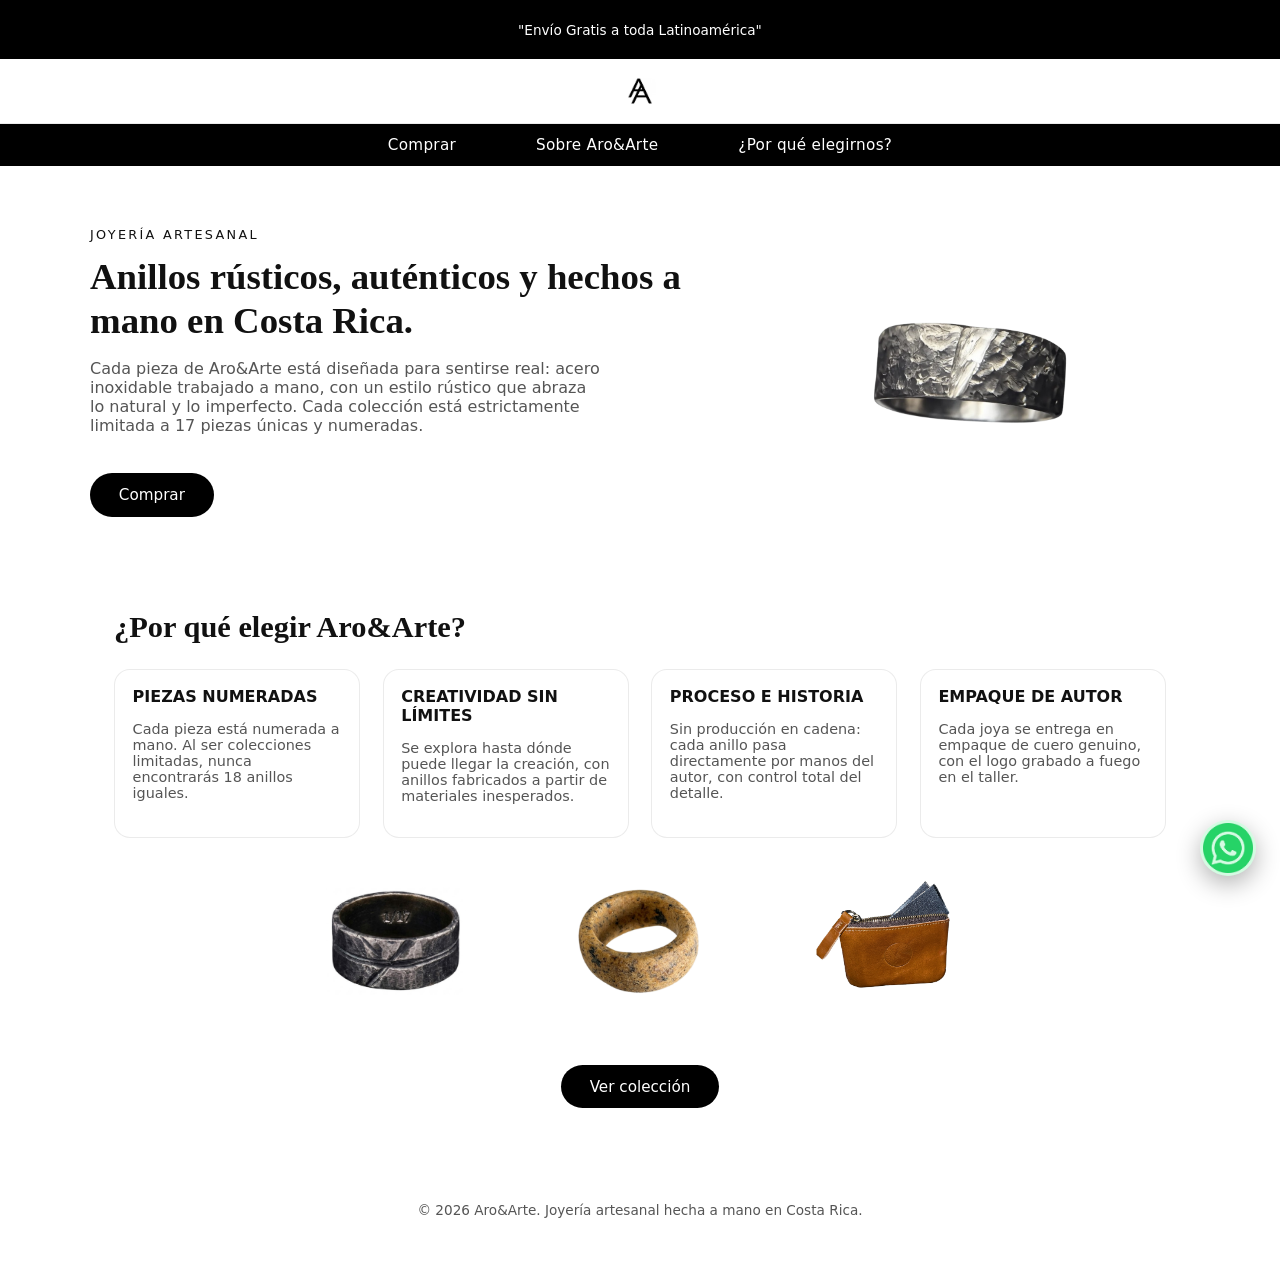
<file: index.html>
<!DOCTYPE html>
<html lang="es">
<head>
  <meta charset="UTF-8" />
  <meta name="viewport" content="width=device-width, initial-scale=1" />
  <title>Aro&Arte - Joyería artesanal</title>
  <meta name="description" content="Cada pieza de Aro&Arte está diseñada para sentirse real: acero inoxidable trabajado a mano, con un estilo rústico que abraza lo natural y lo imperfecto. Cada colección está estrictamente limitada a 17 piezas únicas y numeradas." />
  <meta name="robots" content="index, follow" />
  <link rel="canonical" href="https://aroarte.com/" />
  <!-- Open Graph -->
  <meta property="og:site_name" content="Aro&Arte" />
  <meta property="og:title" content="Aro&Arte - Joyería artesanal" />
  <meta property="og:description" content="Cada pieza de Aro&Arte está diseñada para sentirse real: acero inoxidable trabajado a mano, con un estilo rústico que abraza lo natural y lo imperfecto. Colecciones limitadas de 17 piezas únicas." />
  <meta property="og:type" content="website" />
  <meta property="og:url" content="https://aroarte.com/" />
  <meta property="og:image" content="https://aroarte.com/img/logo-aroarte.jpg" />
  <!-- Twitter Card -->
  <meta name="twitter:card" content="summary_large_image" />
  <meta name="twitter:title" content="Aro&Arte - Joyería artesanal" />
  <meta name="twitter:description" content="Cada pieza de Aro&Arte está diseñada para sentirse real: acero inoxidable trabajado a mano, con un estilo rústico que abraza lo natural y lo imperfecto." />
  <meta name="twitter:image" content="https://aroarte.com/img/logo-aroarte.jpg" />
  <link rel="stylesheet" href="css/styles.css" />
  <script type="application/ld+json">
  {
    "@context": "https://schema.org",
    "@type": "Store",
    "name": "Aro&Arte",
    "description": "Joyería artesanal: anillos rústicos, auténticos y hechos a mano en Costa Rica.",
    "url": "https://aroarte.com/",
    "logo": "https://aroarte.com/img/logo-aroarte.jpg",
    "address": {
      "@type": "PostalAddress",
      "addressCountry": "CR"
    }
  }
  </script>
</head>
<body>
  <header class="top-banner">
    <p>"Envío Gratis a toda Latinoamérica"</p>
  </header>

  <header class="main-header">
    <button class="nav-toggle" aria-label="Abrir menú">
      <span></span><span></span><span></span>
    </button>

    <a href="index.html#hero" class="brand-logo">
      <img src="img/logo-aroarte.jpg" alt="Aro&Arte" height="30" width="32" />
    </a>
  </header>
<nav class="mobile-menu" aria-label="Menú móvil">
  <ul>
    <li><a href="comprar.html#catalogo">Comprar</a></li>
    <li><a href="sobre.html#sobre">Sobre Aro&Arte</a></li>
    <li><a href="por-que.html#por-que">¿Por qué elegirnos?</a></li>
  </ul>
</nav>


  <nav class="main-nav" aria-label="Navegación principal">
    <a href="comprar.html#catalogo" class="nav-link">Comprar</a>
    <a href="sobre.html#sobre" class="nav-link">Sobre Aro&Arte</a>
    <a href="por-que.html#por-que" class="nav-link">¿Por qué elegirnos?</a>
  </nav>

  <main>
<section class="hero" id="hero">
      <div class="hero-inner">
        <div class="hero-copy">
          <p class="hero-eyebrow">Joyería artesanal</p>
          <h1>Anillos rústicos, auténticos y hechos a mano en Costa Rica.</h1>
          <p class="hero-text">Cada pieza de Aro&Arte está diseñada para sentirse real: acero inoxidable trabajado a mano, con un estilo rústico que abraza lo natural y lo imperfecto. Cada colección está estrictamente limitada a 17 piezas únicas y numeradas.</p>
          <a href="comprar.html#catalogo" class="btn-primary">Comprar</a>
        </div>
        <div class="hero-media">
          <div class="ring-hero"></div>
        </div>
      </div>
    </section>
<section class="por-que" id="por-que">
      <header class="section-header">
    
        <h2>¿Por qué elegir Aro&Arte?</h2>
      </header>
<div class="por-que-grid">
        <article class="reason-card">
          <h3>PIEZAS NUMERADAS</h3>
          <p>Cada pieza está numerada a mano. Al ser colecciones limitadas, nunca encontrarás 18 anillos iguales.</p>
        </article>
        <article class="reason-card">
          <h3>CREATIVIDAD SIN LÍMITES</h3>
          <p>Se explora hasta dónde puede llegar la creación, con anillos fabricados a partir de materiales inesperados.</p>
        </article>
        <article class="reason-card">
          <h3>PROCESO E HISTORIA</h3>
          <p>Sin producción en cadena: cada anillo pasa directamente por manos del autor, con control total del detalle.</p>
        </article>
        <article class="reason-card">
          <h3>EMPAQUE DE AUTOR</h3>
          <p>Cada joya se entrega en empaque de cuero genuino, con el logo grabado a fuego en el taller.</p>
        </article>
      </div>
      
<div class="por-que-media">
  <div class="por-que-item por-que-15"></div>
  <div class="por-que-item por-que-anesp"></div>
  <div class="por-que-item por-que-sobre"></div>
</div>

      <div class="por-que-cta">
        <a href="comprar.html#catalogo" class="btn-primary">Ver colección</a>
      </div>
    </section>  </main>

<a href="https://wa.me/50660121581" class="whatsapp-float" aria-label="Cotizar por WhatsApp">
  <img src="img/logowhats.jpg" alt="WhatsApp" />
</a>

  <footer class="site-footer">
    <p>© 2026 Aro&Arte. Joyería artesanal hecha a mano en Costa Rica.</p>
  </footer>

  <script src="js/main.js"></script>
</body>
</html>
</file>
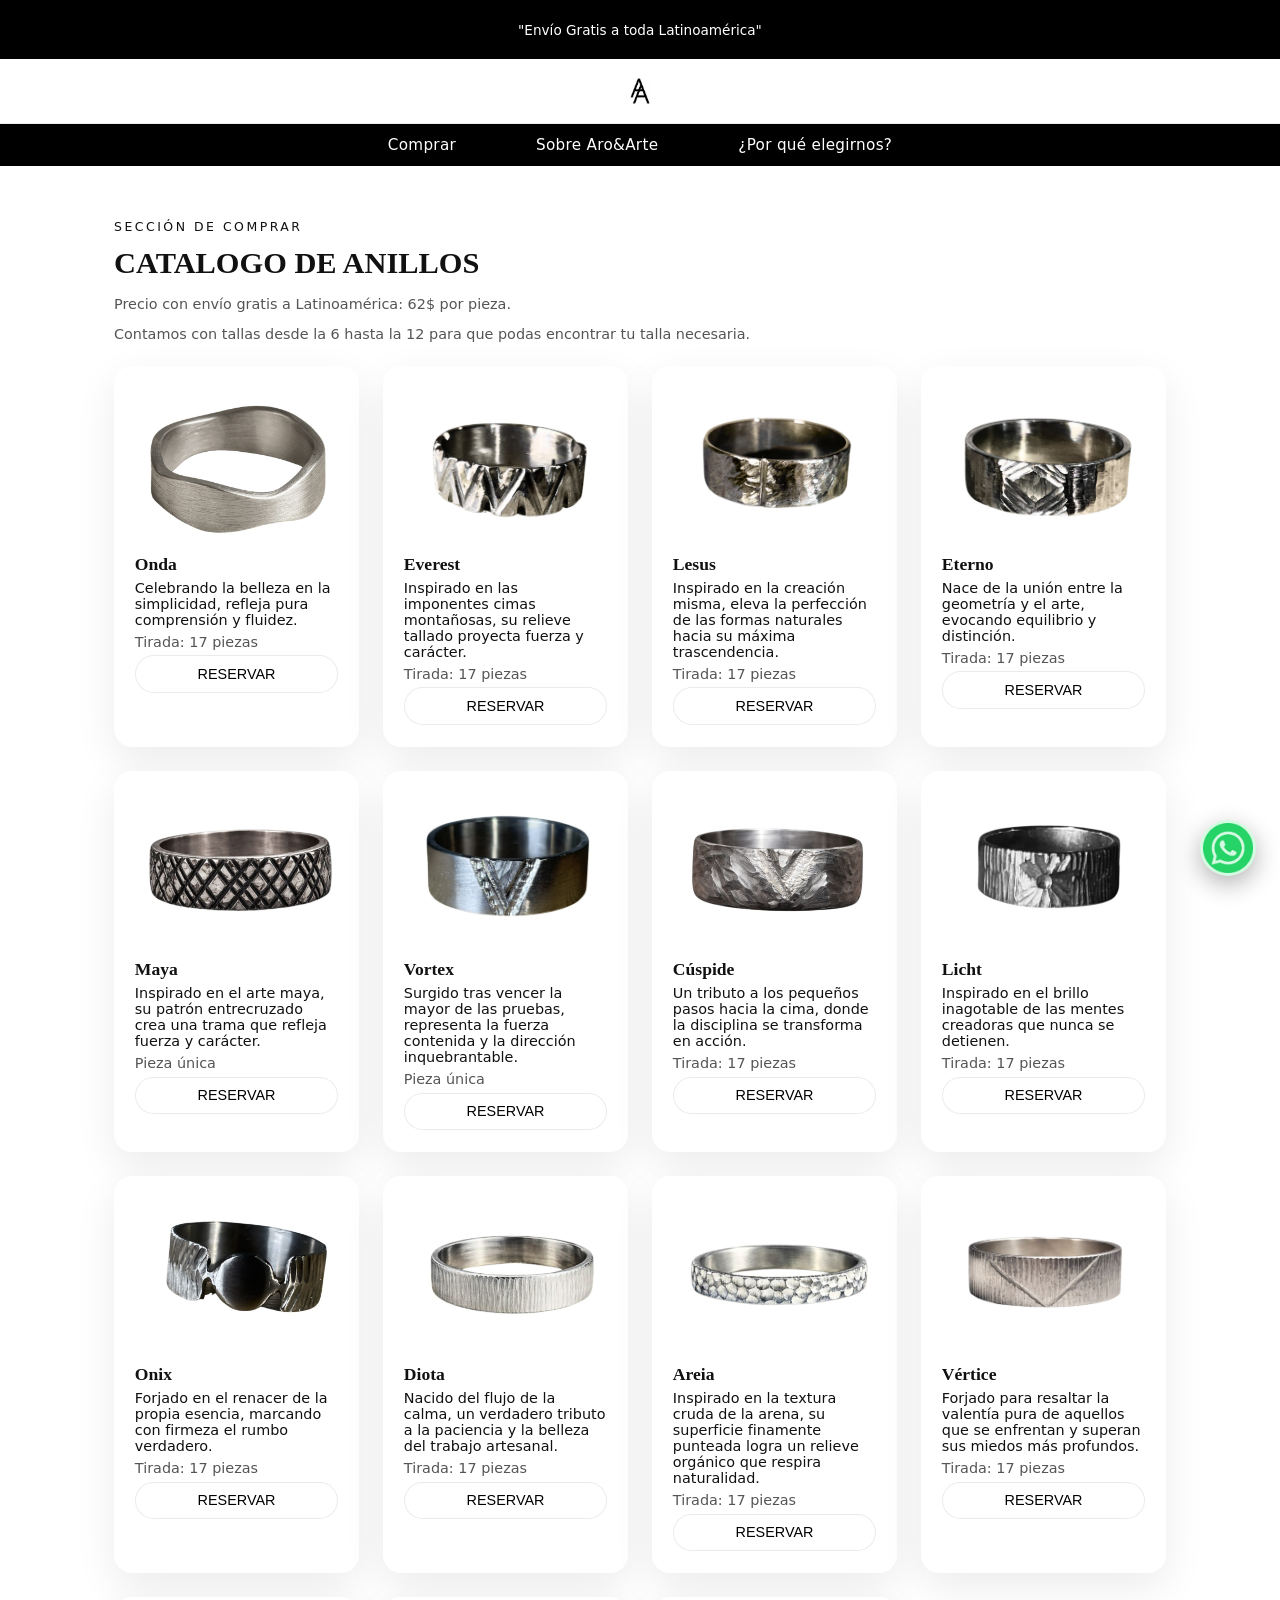
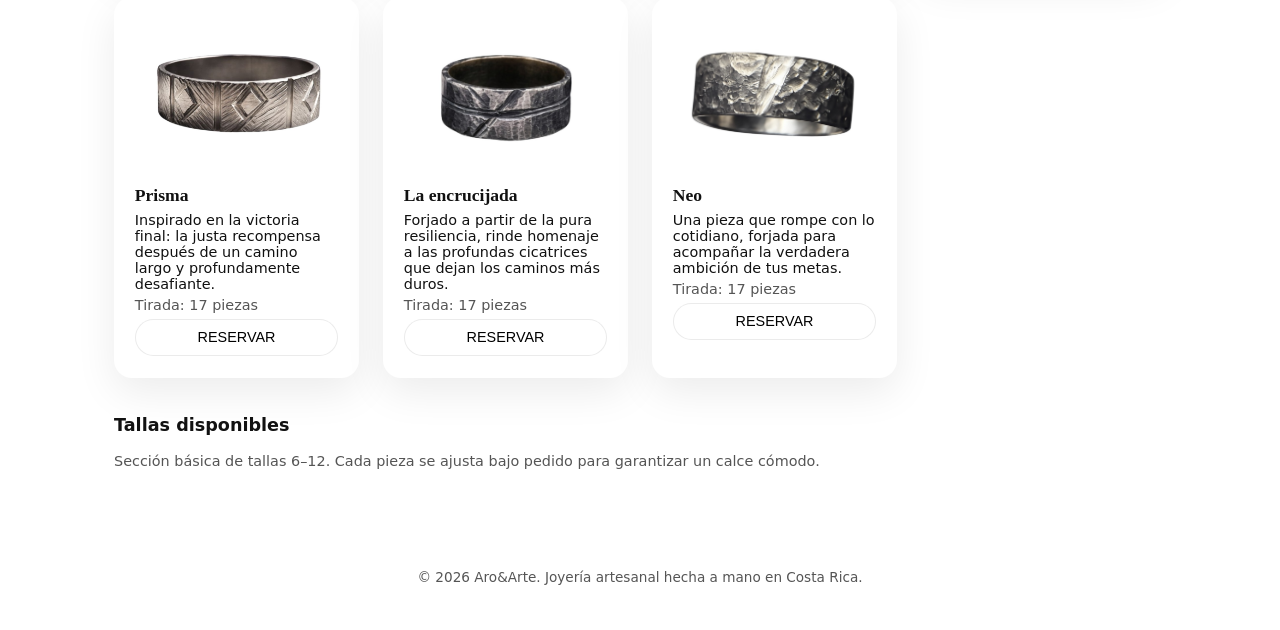
<file: comprar.html>
<!DOCTYPE html>
<html lang="es">
<head>
  <meta charset="UTF-8" />
  <meta name="viewport" content="width=device-width, initial-scale=1" />
  <title>Aro&Arte - Joyería artesanal</title>
  <link rel="stylesheet" href="css/styles.css" />
</head>
<body>
  <header class="top-banner">
    <p>"Envío Gratis a toda Latinoamérica"</p>
  </header>

  <header class="main-header">
    <button class="nav-toggle" aria-label="Abrir menú">
      <span></span><span></span><span></span>
    </button>

    <a href="index.html#hero" class="brand-logo">
      <img src="img/logo-aroarte.jpg" alt="Aro&Arte" />
    </a>
  </header>
<nav class="mobile-menu" aria-label="Menú móvil">
  <ul>
    <li><a href="comprar.html#catalogo">Comprar</a></li>
    <li><a href="sobre.html#sobre">Sobre Aro&Arte</a></li>
    <li><a href="por-que.html#por-que">¿Por qué elegirnos?</a></li>
  </ul>
</nav>

  <nav class="main-nav" aria-label="Navegación principal">
    <a href="comprar.html#catalogo" class="nav-link">Comprar</a>
    <a href="sobre.html#sobre" class="nav-link">Sobre Aro&Arte</a>
    <a href="por-que.html#por-que" class="nav-link">¿Por qué elegirnos?</a>
  </nav>

  <main>
<section class="catalogo" id="catalogo">
      <header class="section-header">
        <p class="section-eyebrow">Sección de Comprar</p>
        <h2>CATALOGO DE ANILLOS</h2>
        <p class="section-note">Precio con envío gratis a Latinoamérica: 62$ por pieza.</p>
        <p class="section-note">Contamos con tallas desde la 6 hasta la 12 para que podas encontrar tu talla necesaria.</p>
      </header>

   

      <div class="catalogo-grid">
        <!-- Primera fila -->
        <article class="producto-card">
          <div class="producto-media media-onda"></div>
          <div class="producto-body">
            <h3>Onda</h3>
            <p>Celebrando la belleza en la simplicidad, refleja pura comprensión y fluidez.</p>
            <p class="producto-meta">Tirada: 17 piezas</p>
            <button class="btn-outline">RESERVAR</button>
          </div>
        </article>

        <article class="producto-card">
          <div class="producto-media media-everest"></div>
          <div class="producto-body">
            <h3>Everest</h3>
            <p>Inspirado en las imponentes cimas montañosas, su relieve tallado proyecta fuerza y carácter.</p>
            <p class="producto-meta">Tirada: 17 piezas</p>
            <button class="btn-outline">RESERVAR</button>
          </div>
        </article>

        <article class="producto-card">
          <div class="producto-media media-lesus"></div>
          <div class="producto-body">
            <h3>Lesus</h3>
            <p>Inspirado en la creación misma, eleva la perfección de las formas naturales hacia su máxima trascendencia.</p>
            <p class="producto-meta">Tirada: 17 piezas</p>
            <button class="btn-outline">RESERVAR</button>
          </div>
        </article>

        <article class="producto-card">
          <div class="producto-media media-eterno"></div>
          <div class="producto-body">
            <h3>Eterno</h3>
            <p>Nace de la unión entre la geometría y el arte, evocando equilibrio y distinción.</p>
            <p class="producto-meta">Tirada: 17 piezas</p>
            <button class="btn-outline">RESERVAR</button>
          </div>
        </article>

        <!-- Segunda fila de ejemplos -->
        <article class="producto-card">
          <div class="producto-media media-neo"></div>
          <div class="producto-body">
            <h3>Maya</h3>
            <p>Inspirado en el arte maya, su patrón entrecruzado crea una trama que refleja fuerza y carácter.</p>
            <p class="producto-meta">Pieza única</p>
            <button class="btn-outline">RESERVAR</button>
          </div>
        </article>

        <article class="producto-card">
          <div class="producto-media media-prisma"></div>
          <div class="producto-body">
            <h3>Vortex</h3>
            <p>Surgido tras vencer la mayor de las pruebas, representa la fuerza contenida y la dirección inquebrantable.</p>
            <p class="producto-meta">Pieza única</p>
            <button class="btn-outline">RESERVAR</button>
          </div>
        </article>

        <article class="producto-card">
          <div class="producto-media media-vertice"></div>
          <div class="producto-body">
            <h3>Cúspide</h3>
            <p>Un tributo a los pequeños pasos hacia la cima, donde la disciplina se transforma en acción.</p>
            <p class="producto-meta">Tirada: 17 piezas</p>
            <button class="btn-outline">RESERVAR</button>
          </div>
        </article>

        <article class="producto-card">
          <div class="producto-media media-encrucijada"></div>
          <div class="producto-body">
            <h3>Licht</h3>
            <p>Inspirado en el brillo inagotable de las mentes creadoras que nunca se detienen.</p>
            <p class="producto-meta">Tirada: 17 piezas</p>
            <button class="btn-outline">RESERVAR</button>
          </div>
        </article>

        <article class="producto-card">
          <div class="producto-media media-9"></div>
          <div class="producto-body">
            <h3>Onix</h3>
            <p>Forjado en el renacer de la propia esencia, marcando con firmeza el rumbo verdadero.</p>
            <p class="producto-meta">Tirada: 17 piezas</p>
            <button class="btn-outline">RESERVAR</button>
          </div>
        </article>

        <article class="producto-card">
          <div class="producto-media media-11"></div>
          <div class="producto-body">
            <h3>Diota</h3>
            <p>Nacido del flujo de la calma, un verdadero tributo a la paciencia y la belleza del trabajo artesanal.</p>
            <p class="producto-meta">Tirada: 17 piezas</p>
            <button class="btn-outline">RESERVAR</button>
          </div>
        </article>

        <article class="producto-card">
          <div class="producto-media media-12"></div>
          <div class="producto-body">
            <h3>Areia</h3>
            <p>Inspirado en la textura cruda de la arena, su superficie finamente punteada logra un relieve orgánico que respira naturalidad.</p>
            <p class="producto-meta">Tirada: 17 piezas</p>
            <button class="btn-outline">RESERVAR</button>
          </div>
        </article>

        <article class="producto-card">
          <div class="producto-media media-13"></div>
          <div class="producto-body">
            <h3>Vértice</h3>
            <p>Forjado para resaltar la valentía pura de aquellos que se enfrentan y superan sus miedos más profundos.</p>
            <p class="producto-meta">Tirada: 17 piezas</p>
            <button class="btn-outline">RESERVAR</button>
          </div>
        </article>

        <article class="producto-card">
          <div class="producto-media media-14"></div>
          <div class="producto-body">
            <h3>Prisma</h3>
            <p>Inspirado en la victoria final: la justa recompensa después de un camino largo y profundamente desafiante.</p>
            <p class="producto-meta">Tirada: 17 piezas</p>
            <button class="btn-outline">RESERVAR</button>
          </div>
        </article>

        <article class="producto-card">
          <div class="producto-media media-15"></div>
          <div class="producto-body">
            <h3>La encrucijada</h3>
            <p>Forjado a partir de la pura resiliencia, rinde homenaje a las profundas cicatrices que dejan los caminos más duros.</p>
            <p class="producto-meta">Tirada: 17 piezas</p>
            <button class="btn-outline">RESERVAR</button>
          </div>
        </article>

        <article class="producto-card">
          <div class="producto-media media-16"></div>
          <div class="producto-body">
            <h3>Neo</h3>
            <p>Una pieza que rompe con lo cotidiano, forjada para acompañar la verdadera ambición de tus metas.</p>
            <p class="producto-meta">Tirada: 17 piezas</p>
            <button class="btn-outline">RESERVAR</button>
          </div>
        </article>
</div>
      
      </div>

      

      <section class="tallas">
        <h3>Tallas disponibles</h3>
        <p>Sección básica de tallas 6–12. Cada pieza se ajusta bajo pedido para garantizar un calce cómodo.</p>
      </section>  </main>

 
<a href="https://wa.me/50660121581" class="whatsapp-float" aria-label="Cotizar por WhatsApp">
  <img src="img/logowhats.jpg" alt="WhatsApp" />
</a>

  <footer class="site-footer">
    <p>© 2026 Aro&Arte. Joyería artesanal hecha a mano en Costa Rica.</p>
  </footer>

  <script src="js/main.js"></script>
</body>
</html>
</file>
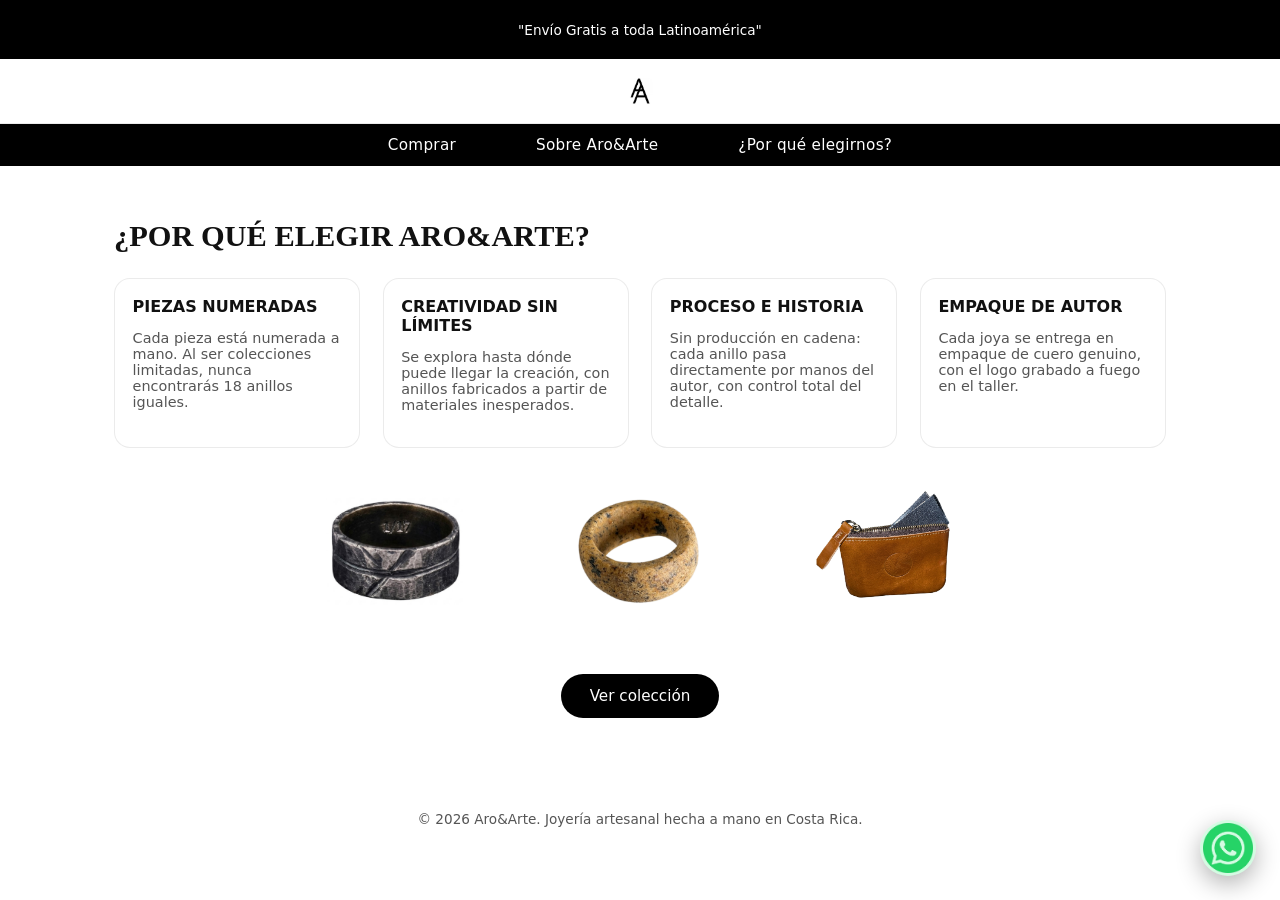
<file: por-que.html>
<!DOCTYPE html>
<html lang="es">
<head>
  <meta charset="UTF-8" />
  <meta name="viewport" content="width=device-width, initial-scale=1" />
  <title>Aro&Arte - Joyería artesanal</title>
  <link rel="stylesheet" href="css/styles.css" />
</head>
<body>
  <header class="top-banner">
    <p>"Envío Gratis a toda Latinoamérica"</p>
  </header>

  <header class="main-header">
    <button class="nav-toggle" aria-label="Abrir menú">
      <span></span><span></span><span></span>
    </button>

    <a href="index.html#hero" class="brand-logo">
      <img src="img/logo-aroarte.jpg" alt="Aro&Arte" />
    </a>
  </header>
<nav class="mobile-menu" aria-label="Menú móvil">
  <ul>
    <li><a href="comprar.html#catalogo">Comprar</a></li>
    <li><a href="sobre.html#sobre">Sobre Aro&Arte</a></li>
    <li><a href="por-que.html#por-que">¿Por qué elegirnos?</a></li>
  </ul>
</nav>




  <nav class="main-nav" aria-label="Navegación principal">
    <a href="comprar.html#catalogo" class="nav-link">Comprar</a>
    <a href="sobre.html#sobre" class="nav-link">Sobre Aro&Arte</a>
    <a href="por-que.html#por-que" class="nav-link">¿Por qué elegirnos?</a>
  </nav>

  <main>
<section class="por-que" id="por-que">
      <header class="section-header">
 
        <h2>¿POR QUÉ ELEGIR ARO&ARTE?</h2>
      </header>
      <div class="por-que-grid">
        <article class="reason-card">
          <h3>PIEZAS NUMERADAS</h3>
          <p>Cada pieza está numerada a mano. Al ser colecciones limitadas, nunca encontrarás 18 anillos iguales.</p>
        </article>
        <article class="reason-card">
          <h3>CREATIVIDAD SIN LÍMITES</h3>
          <p>Se explora hasta dónde puede llegar la creación, con anillos fabricados a partir de materiales inesperados.</p>
        </article>
        <article class="reason-card">
          <h3>PROCESO E HISTORIA</h3>
          <p>Sin producción en cadena: cada anillo pasa directamente por manos del autor, con control total del detalle.</p>
        </article>
        <article class="reason-card">
          <h3>EMPAQUE DE AUTOR</h3>
          <p>Cada joya se entrega en empaque de cuero genuino, con el logo grabado a fuego en el taller.</p>
        </article>
      </div>
     <div class="por-que-media">
  <div class="por-que-item por-que-15"></div>
  <div class="por-que-item por-que-anesp"></div>
  <div class="por-que-item por-que-sobre"></div>
</div>
      <div class="por-que-cta">
        <a href="comprar.html#catalogo" class="btn-primary">Ver colección</a>
      </div>
    </section>  </main>


<a href="https://wa.me/50660121581" class="whatsapp-float" aria-label="Cotizar por WhatsApp">
  <img src="img/logowhats.jpg" alt="WhatsApp" />
</a>

  <footer class="site-footer">
    <p>© 2026 Aro&Arte. Joyería artesanal hecha a mano en Costa Rica.</p>
  </footer>

  <script src="js/main.js"></script>
</body>
</html>
</file>
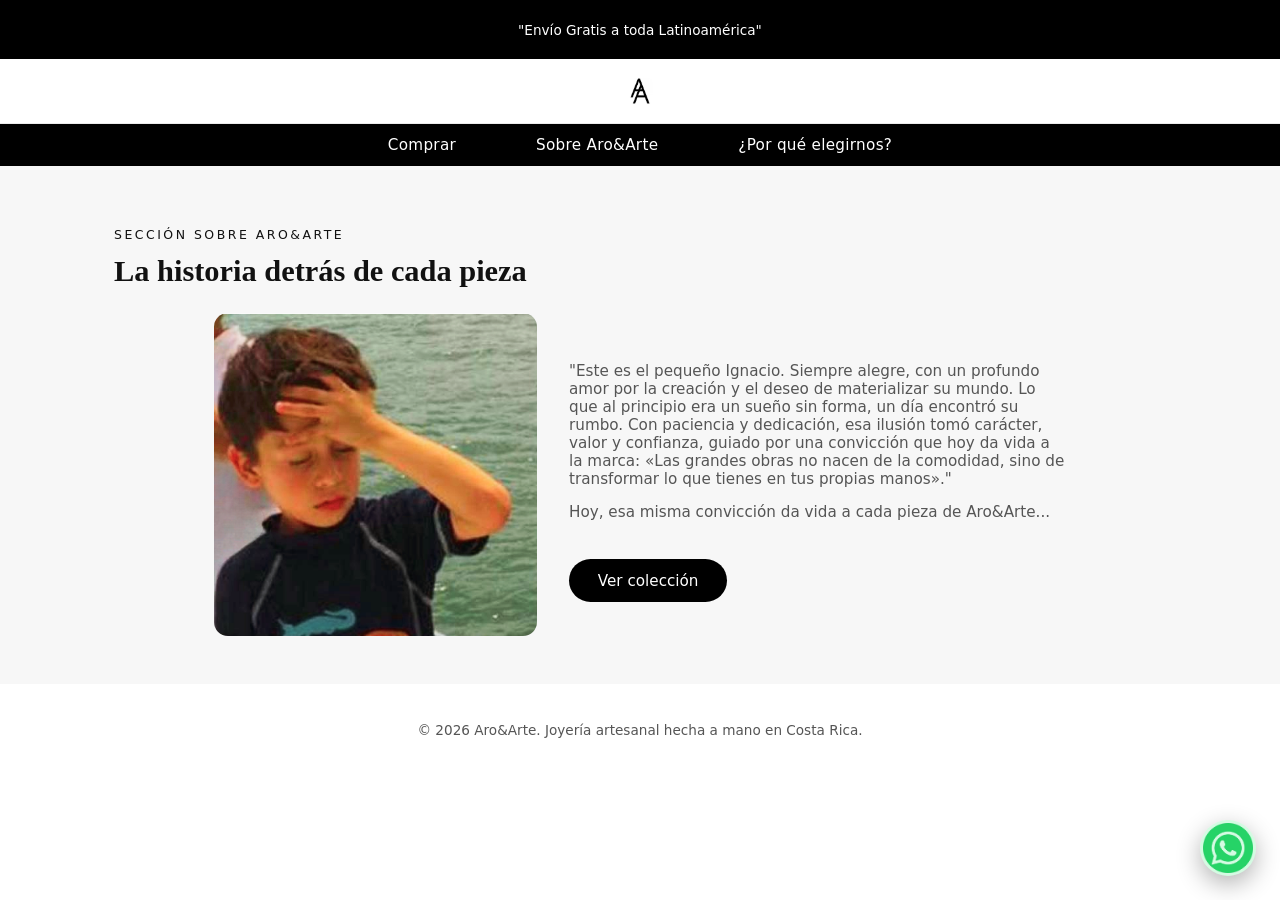
<file: sobre.html>
<!DOCTYPE html>
<html lang="es">
<head>
  <meta charset="UTF-8" />
  <meta name="viewport" content="width=device-width, initial-scale=1" />
  <title>Aro&Arte - Joyería artesanal</title>
  <link rel="stylesheet" href="css/styles.css" />
</head>
<body>
  <header class="top-banner">
    <p>"Envío Gratis a toda Latinoamérica"</p>
  </header>

  <header class="main-header">
    <button class="nav-toggle" aria-label="Abrir menú">
      <span></span><span></span><span></span>
    </button>

    <a href="index.html#hero" class="brand-logo">
      <img src="img/logo-aroarte.jpg" alt="Aro&Arte" />
    </a>
  </header>
<nav class="mobile-menu" aria-label="Menú móvil">
  <ul>
    <li><a href="comprar.html#catalogo">Comprar</a></li>
    <li><a href="sobre.html#sobre">Sobre Aro&Arte</a></li>
    <li><a href="por-que.html#por-que">¿Por qué elegirnos?</a></li>
  </ul>
</nav>

  <nav class="main-nav" aria-label="Navegación principal">
    <a href="comprar.html#catalogo" class="nav-link">Comprar</a>
    <a href="sobre.html#sobre" class="nav-link">Sobre Aro&Arte</a>
    <a href="por-que.html#por-que" class="nav-link">¿Por qué elegirnos?</a>
  </nav>

  <main>
<section class="sobre" id="sobre">
      <header class="section-header">
        <p class="section-eyebrow">Sección Sobre Aro&Arte</p>
        <h2>La historia detrás de cada pieza</h2>
      </header>
      <div class="sobre-inner">
        <div class="sobre-media"></div>
        <div class="sobre-copy">
          <p>"Este es el pequeño Ignacio. Siempre alegre, con un profundo amor por la creación y el deseo de materializar su mundo. Lo que al principio era un sueño sin forma, un día encontró su rumbo. Con paciencia y dedicación, esa ilusión tomó carácter, valor y confianza, guiado por una convicción que hoy da vida a la marca: «Las grandes obras no nacen de la comodidad, sino de transformar lo que tienes en tus propias manos»."</p>
          <p>Hoy, esa misma convicción da vida a cada pieza de Aro&Arte...</p>
          <a href="comprar.html#catalogo" class="btn-primary">Ver colección</a>
        </div>
      </div>
    </section>  </main>


<a href="https://wa.me/50660121581" class="whatsapp-float" aria-label="Cotizar por WhatsApp">
  <img src="img/logowhats.jpg" alt="WhatsApp" />
</a>

  <footer class="site-footer">
    <p>© 2026 Aro&Arte. Joyería artesanal hecha a mano en Costa Rica.</p>
  </footer>

  <script src="js/main.js"></script>
</body>
</html>
</file>
<file: css/styles.css>
/* Blanco y negro minimalista y responsive */
:root {
  --bg-main: #ffffff;
  --bg-alt: #f7f7f7;
  --color-text: #111111;
  --color-muted: #555555;
  --accent: #000000;
  --accent-soft: #222222;
  --border-soft: rgba(0,0,0,0.08);
  --radius-sm: 8px;
  --radius-md: 14px;
  --radius-full: 999px;
  --shadow-soft: 0 14px 40px rgba(0,0,0,0.08);
}

* { box-sizing: border-box; }
html, body { margin: 0; padding: 0; }
body {
  font-family: system-ui, -apple-system, BlinkMacSystemFont, "Segoe UI", sans-serif;
  background-color: var(--bg-main);
  color: var(--color-text);
}
img { max-width: 100%; display: block; }

.top-banner {
  background: #000000;
  color: #ffffff;
  text-align: center;
  font-size: 0.85rem;
  padding: 0.5rem 1rem;
}

.main-header {
  display: flex;
  align-items: center;
  justify-content: center;   /* logo centrado */
  padding: 1rem 1.5rem;
  border-bottom: 1px solid var(--border-soft);
  position: relative;
}

.brand-logo img {
  height: 32px;
  display: block;
}

/* Hamburguer a la derecha */
.nav-toggle {
  border: none;
  background: transparent;
  display: inline-flex;
  flex-direction: column;
  gap: 4px;
  padding: 4px;
  cursor: pointer;
  position: absolute;
  right: 1.5rem;             /* lado derecho del header */
}

.nav-toggle span {
  width: 20px;
  height: 2px;
  background: #000000;
}

/* Solo en móvil */
@media (min-width: 769px) {
  .nav-toggle {
    display: none;
  }
}

.brand-mark {
  font-family: "Times New Roman", serif;
  font-size: 1.4rem;
  letter-spacing: 0.2em;
}

.header-actions { display: flex; gap: 0.5rem; }
.icon-btn {
  width: 32px;
  height: 32px;
  border-radius: 999px;
  border: 1px solid var(--border-soft);
  display: flex;
  align-items: center;
  justify-content: center;
  background: #ffffff;
  cursor: pointer;
}

/* Barra desktop (igual que antes) */
.main-nav {
  display: flex;
  justify-content: center;
  gap: 3rem;
  padding: 0.7rem 2.5rem;
  background: #020202;
}

.nav-link {
  color: #000000;
  text-decoration: none;
  font-size: 0.95rem;
  letter-spacing: 0.02em;
}

/* En móvil ocultamos la barra y usaremos el menú hamburguer */
@media (max-width: 768px) {
  .main-nav {
    display: none;
  }
}

.hero {
  padding: 3rem 1.5rem 2.5rem;
}
.hero-inner {
  max-width: 1100px;
  margin: 0 auto;
  display: grid;
  grid-template-columns: minmax(0, 3fr) minmax(0, 2fr);
  gap: 2.5rem;
  align-items: center;
}
.hero-eyebrow {
  text-transform: uppercase;
  letter-spacing: 0.18em;
  font-size: 0.8rem;
}
.hero h1 {
  font-family: "Georgia", "Times New Roman", serif;
  font-size: 2.3rem;
  line-height: 1.2;
  margin: 0.5rem 0 1rem;
}
.hero-text {
  font-size: 1rem;
  color: var(--color-muted);
  max-width: 32rem;
}

.btn-primary {
  display: inline-flex;
  align-items: center;
  justify-content: center;
  padding: 0.8rem 1.8rem;
  border-radius: var(--radius-full);
  background: #000000;
  color: #ffffff;
  text-decoration: none;
  font-size: 0.95rem;
  margin-top: 1.4rem;
}

.hero-media {
  display: flex;
  justify-content: center;
}
.ring-hero {
  width: 220px;
  height: 120px;
  border-radius: var(--radius-md);
  background-image: url("../img/16bg.jpg");  /* ojo: ../ porque styles.css está dentro de css/ */
  background-size: cover;
  background-position: center;
   
}

.section-header {
  max-width: 1100px;
  margin: 0 auto 1.5rem;
  padding: 0 1.5rem;
}
.section-eyebrow {
  text-transform: uppercase;
  letter-spacing: 0.2em;
  font-size: 0.78rem;
}
.section-header h2 {
  font-family: "Maharlika", "Maharlika";
  font-size: 1.9rem;
  margin: 0.3rem 0 0.3rem;
}
.section-note {
  font-size: 0.9rem;
  color: var(--color-muted);
}

.catalogo {
  padding: 2.5rem 0 3rem;
  background: #ffffff;
}

.catalogo-filters {
  max-width: 1100px;
  margin: 0 auto 1.5rem;
  padding: 0 1.5rem;
  display: flex;
  gap: 0.7rem;
  flex-wrap: wrap;
}
.filter-pill {
  border-radius: var(--radius-full);
  border: 1px solid var(--border-soft);
  padding: 0.4rem 1rem;
  font-size: 0.85rem;
  background: #ffffff;
  cursor: pointer;
}
.filter-pill.is-active {
  background: #000000;
  color: #ffffff;
}

.catalogo-grid {
  max-width: 1100px;
  margin: 0 auto;
  padding: 0 1.5rem;
  display: grid;
  grid-template-columns: repeat(4, minmax(0, 1fr));
  gap: 1.5rem;
}

.producto-card {
  background: #ffffff;
  border-radius: 18px;
  box-shadow: var(--shadow-soft);
  padding: 1.3rem 1.3rem 1.4rem;
  display: flex;
  flex-direction: column;
  gap: 0.9rem;
}
.producto-media {
  width: 100%;
  aspect-ratio: 4/3;
  border-radius: 16px;
  background: radial-gradient(circle at 30% 20%, #f7f7f7, #dddddd);
}
/* Cada clase media-* puede luego recibir background-image:url(...) */

.producto-body h3 {
  font-family: "Georgia", "Times New Roman", serif;
  font-size: 1.1rem;
  margin: 0;
}
.producto-body p {
  margin: 0.35rem 0;
  font-size: 0.9rem;
}
.producto-meta {
  font-size: 0.85rem;
  color: var(--color-muted);
}

.btn-outline {
  width: 100%;
  padding: 0.6rem 1rem;
  border-radius: var(--radius-full);
  border: 1px solid var(--border-soft);
  background: #ffffff;
  cursor: pointer;
  font-size: 0.9rem;
}

.tallas {
  max-width: 1100px;
  margin: 2.3rem auto 0;
  padding: 0 1.5rem;
}
.tallas h3 {
  font-size: 1.1rem;
}
.tallas p {
  font-size: 0.9rem;
  color: var(--color-muted);
}

.sobre {
  padding: 3rem 0 3rem;
  background: var(--bg-alt);
}
.sobre-inner {
  max-width: 900px;
  margin: 0 auto;
  padding: 0 1.5rem;
  display: grid;
  grid-template-columns: minmax(0, 1.3fr) minmax(0, 2fr);
  gap: 2rem;
  align-items: center;
}
.sobre-media {
  width: 100%;
  aspect-ratio: 2/2;
  border-radius: 14px;
  background-image: url("../img/imagennino.jpg");
  background-size: cover;
  background-position: center;
}
.sobre-copy p {
  font-size: 0.95rem;
  color: var(--color-muted);
}

.por-que {
  padding: 3rem 0 3.5rem;
  background: #ffffff;
}
.por-que-grid {
  max-width: 1100px;
  margin: 0 auto 2rem;
  padding: 0 1.5rem;
  display: grid;
  grid-template-columns: repeat(4, minmax(0, 1fr));
  gap: 1.4rem;
}
.reason-card {
  background: #ffffff;
  border-radius: 16px;
  border: 1px solid var(--border-soft);
  padding: 1.1rem 1.1rem 1.2rem;
}
.reason-card h3 {
  font-size: 1rem;
  margin: 0 0 0.4rem;
}
.reason-card p {
  font-size: 0.9rem;
  color: var(--color-muted);
}

.por-que-media {
  max-width: 900px;
  margin: 0 auto;
  padding: 0 1.5rem;
  display: flex;
  gap: 1.5rem;
  justify-content: center;
}

/* Todos los cuadros con el mismo tamaño */
.por-que-item {
  width: 220px;              /* ajusta aquí el ancho que quieres */
  height: 140px;             /* y aquí el alto */
  border-radius: 20px;
  background-size: contain;  /* o cover si prefieres que llenen */
  background-position: center;
  background-repeat: no-repeat;
}

/* 1) 15.jpg */
.por-que-15 {
  background-image: url("../img/17.jpg");
}

/* 2) anesp.jpg */
.por-que-anesp {
  background-image: url("../img/anesp.jpg");
}

/* 3) sobre.jpg */
.por-que-sobre {
  background-image: url("../img/sobre.jpg");
}

@media (max-width: 768px) {
  .por-que-media {
    flex-direction: column;
    align-items: center;
  }
}
.por-que-ring,
.por-que-pouch {
  width: 180px;
  height: 110px;
  border-radius: 20px;
}
.por-que-ring {
  background: linear-gradient(135deg, #444444, #bbbbbb);
}
.por-que-pouch {
  background: linear-gradient(135deg, #c1783a, #8b5224);
}

.por-que-cta {
  text-align: center;
  margin-top: 2rem;
}

.whatsapp-float {
  position: fixed;
  bottom: 1.5rem;
  right: 1.5rem;
  width: 56px;
  height: 56px;
  border-radius: 50%;
  background-color: #0ce95d2d;      /* opcional, puedes poner transparente */
  display: flex;
  align-items: center;
  justify-content: center;
  box-shadow: 0 8px 24px rgba(0, 0, 0, 0.3);
  text-decoration: none;
}

.whatsapp-float img {
  width: 50PX;                    /* ajusta según tamaño del logo */
  height: 50PX;
  display: block;
}

.site-footer {
  padding: 1.5rem 1.5rem 2rem;
  text-align: center;
  font-size: 0.85rem;
  color: var(--color-muted);
}

/* Responsive */
@media (max-width: 1024px) {
  .catalogo-grid {
    grid-template-columns: repeat(3, minmax(0, 1fr));
  }
  .por-que-grid {
    grid-template-columns: repeat(2, minmax(0, 1fr));
  }
}

@media (max-width: 768px) {
  .hero-inner {
    grid-template-columns: minmax(0, 1fr);
  }
  .catalogo-grid {
    grid-template-columns: repeat(2, minmax(0, 1fr));
  }
  .sobre-inner {
    grid-template-columns: minmax(0, 1fr);
  }
  .por-que-grid {
    grid-template-columns: minmax(0, 1fr);
  }
  .main-nav {
    overflow-x: auto;
  }
}

@media (max-width: 480px) {
  .catalogo-grid {
    grid-template-columns: minmax(0, 1fr);
  }
}

.brand-logo img {
  height: 32px;       /* ajusta según se vea mejor */
  display: block;
}
.media-onda {
  background-image: url("img/hero-ring.jpg");
  background-size: cover;
  background-position: center;
}


.main-nav {
  display: flex;
  justify-content: center;
  gap: 5rem;
  padding: 0.75rem 3rem;
  background: #000000;
}

.nav-link {
  color: #ffffff;
  text-decoration: none;
  font-size: 0.95rem;
}

/* En móvil ocultamos la barra y usaremos el menú hamburguer */
@media (max-width: 768px) {
  .main-nav {
    display: none;
  }
}


/* Overlay móvil profesional */
.mobile-menu {
  position: fixed;
  inset: 0;                      /* top/right/bottom/left: 0 */
  background: rgba(0, 0, 0, 0.94);
  color: #ffffff;
  display: none;                 /* se controla con JS */
  z-index: 1000;
}

.mobile-menu ul {
  list-style: none;
  margin: 0;
  padding: 0;
  height: 100%;
  display: flex;
  flex-direction: column;
  justify-content: center;
  align-items: center;
  gap: 1.2rem;
}

.mobile-menu a {
  color: #ffffff;
  text-decoration: none;
  font-size: 1.1rem;
  letter-spacing: 0.05em;
}

/* En móvil: ocultar barra y usar overlay */
@media (max-width: 768px) {
  .main-nav {
    display: none;
  }
}
 

.media-onda {
  background-image: url("../img/1.jpg");
  background-size: cover;
  background-position: center;
}

.media-everest {
  background-image: url("../img/2.jpg");
  background-size: cover;
  background-position: center;
}

.media-lesus {
  background-image: url("../img/3.jpg");
  background-size: cover;
  background-position: center;
}

.media-eterno {
  background-image: url("../img/4.jpg");
  background-size: cover;
  background-position: center;
}

.media-neo {
  background-image: url("../img/5.jpg");
  background-size: cover;
  background-position: center;
}

.media-prisma {
  background-image: url("../img/6.jpg");
  background-size: cover;
  background-position: center;
}

.media-vertice {
  background-image: url("../img/7.jpg");
  background-size: cover;
  background-position: center;
}

.media-encrucijada {
  background-image: url("../img/8.jpg");
  background-size: cover;
  background-position: center;
}

/* y así hasta el anillo 15 */
.media-9 {
  background-image: url("../img/9.jpg");
  background-size: cover;
  background-position: center;
}

.media-10 {
  background-image: url("../img/10.jpg");
  background-size: cover;
  background-position: center;
}

.media-11 {
  background-image: url("../img/11.jpg");
  background-size: cover;
  background-position: center;
}

.media-12 {
  background-image: url("../img/12.jpg");
  background-size: cover;
  background-position: center;
}

.media-13 {
  background-image: url("../img/13.jpg");
  background-size: cover;
  background-position: center;
}

.media-14 {
  background-image: url("../img/14.jpg");
  background-size: cover;
  background-position: center;
}

.media-15 {
  background-image: url("../img/15.jpg");
  background-size: cover;
  background-position: center;
}

.media-16 {
  background-image: url("../img/16.jpg");
  background-size: cover;
  background-position: center;
}
</file>
